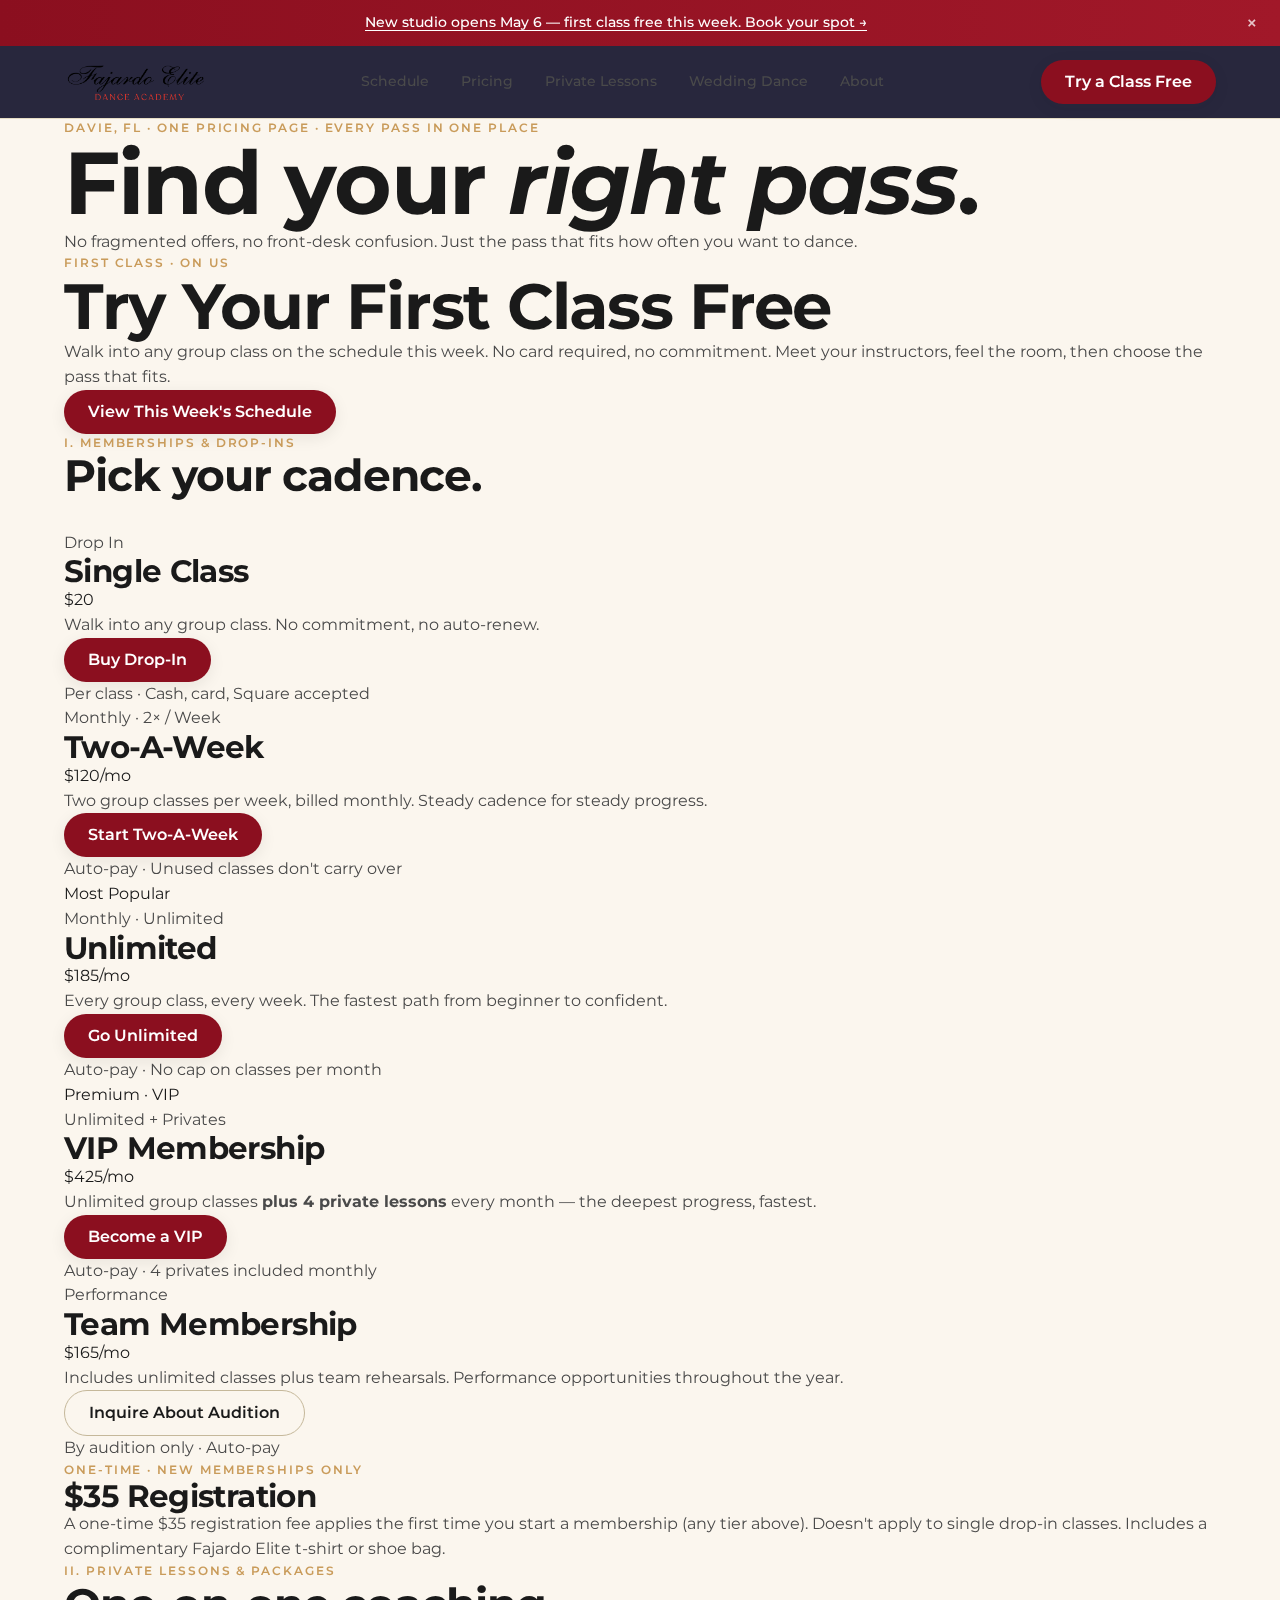
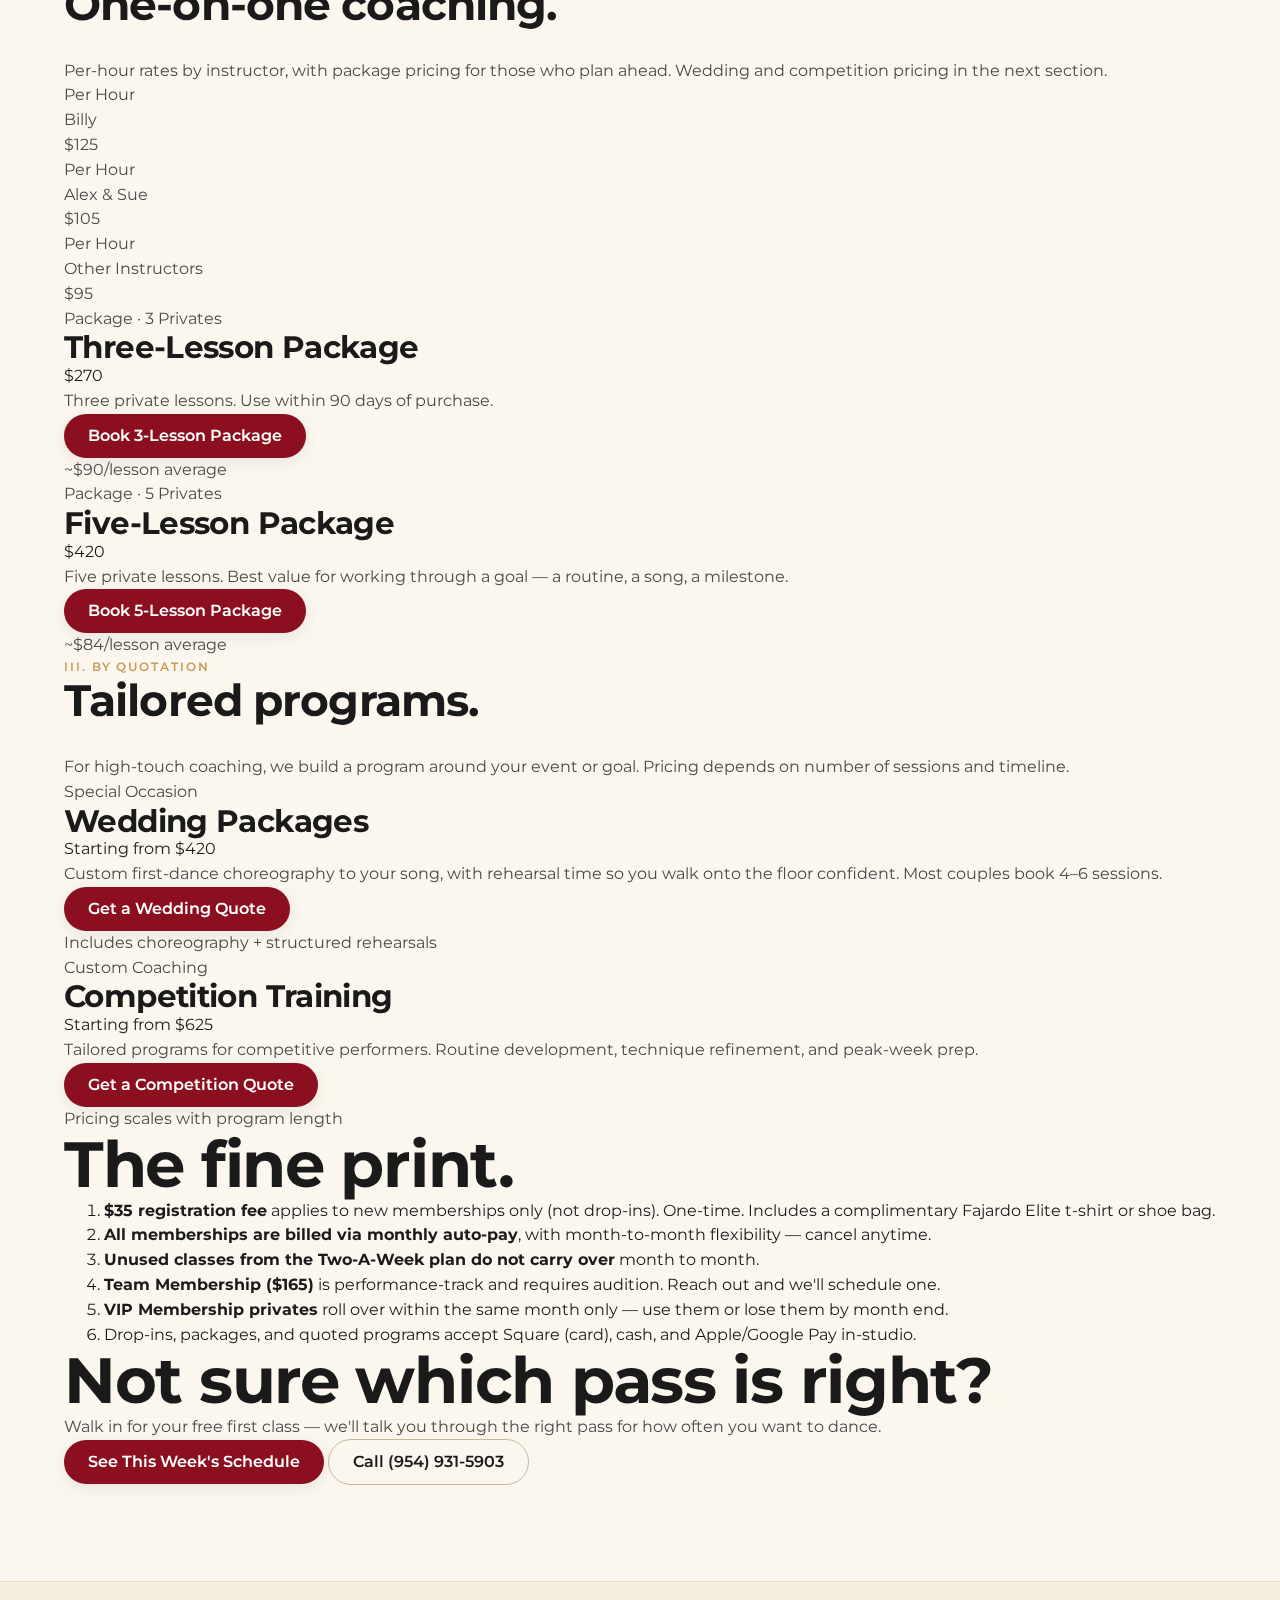
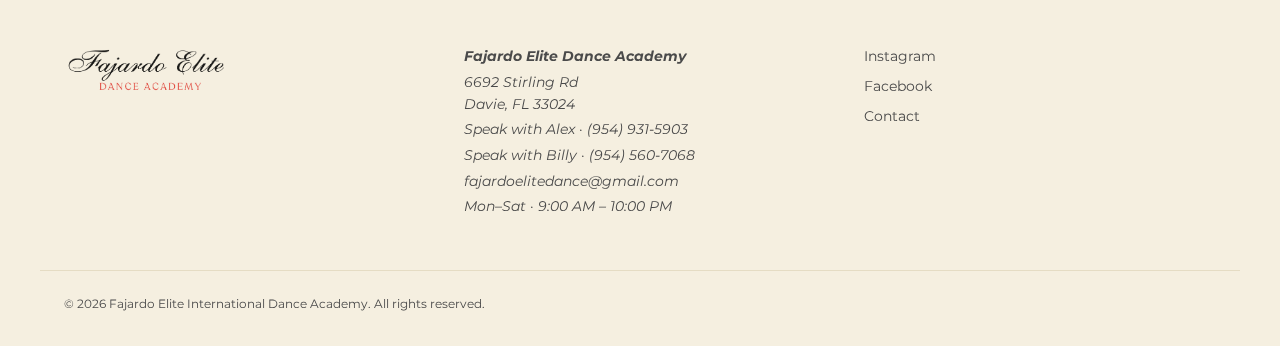
<file: pricing.html>
<!DOCTYPE html>
<html lang="en">
<head>
  <meta charset="utf-8">
  <title>Pricing — Memberships, Privates & Wedding Packages | Fajardo Elite Dance</title>
  <meta name="description" content="One pricing page for every pass at Fajardo Elite Dance Academy in Davie, FL — drop-in, memberships, private lessons, packages, wedding choreography, and competition coaching.">
  <link rel="canonical" href="https://fajardoelite.com/pricing.html">
  <meta name="viewport" content="width=device-width, initial-scale=1">
  <meta name="theme-color" content="#FBF6EE">

  <meta property="og:type" content="website">
  <meta property="og:title" content="Pricing — Fajardo Elite Dance Academy">
  <meta property="og:description" content="Memberships, privates, and wedding packages for ballroom and Latin dance in Davie, FL.">
  <meta property="og:url" content="https://fajardoelite.com/pricing.html">
  <meta property="og:image" content="https://fajardoelite.com/images/home-hero-fajardo-elite-dance-studio.png">

  <link rel="preconnect" href="https://fonts.googleapis.com">
  <link rel="preconnect" href="https://fonts.gstatic.com" crossorigin>
  <link rel="stylesheet" href="https://fonts.googleapis.com/css2?family=Cormorant+Garamond:wght@400;500;600;700&family=Montserrat:wght@400;500;600;700;800&family=Pinyon+Script&display=swap">

  <link rel="stylesheet" href="css/tokens.css">
  <link rel="stylesheet" href="css/styles.css">

  <link rel="shortcut icon" href="images/favicon.png">
  <link rel="apple-touch-icon" href="images/webclip.png">

  <!-- Schema: each pricing tier as an Offer under the DanceSchool -->
  <script type="application/ld+json">
  {
    "@context": "https://schema.org",
    "@graph": [
      { "@type": "Offer", "name": "Single Drop-in Class", "priceCurrency": "USD", "price": "20", "description": "Drop in to any group class. No commitment.", "seller": { "@id": "https://fajardoelite.com/#organization" } },
      { "@type": "Offer", "name": "Two-A-Week Membership", "priceCurrency": "USD", "price": "120", "description": "Monthly membership for two classes per week.", "priceSpecification": { "@type": "UnitPriceSpecification", "price": 120, "priceCurrency": "USD", "unitText": "MONTH", "billingIncrement": 1 }, "seller": { "@id": "https://fajardoelite.com/#organization" } },
      { "@type": "Offer", "name": "Unlimited Membership", "priceCurrency": "USD", "price": "185", "description": "Monthly unlimited group classes.", "priceSpecification": { "@type": "UnitPriceSpecification", "price": 185, "priceCurrency": "USD", "unitText": "MONTH" }, "seller": { "@id": "https://fajardoelite.com/#organization" } },
      { "@type": "Offer", "name": "VIP Membership", "priceCurrency": "USD", "price": "425", "description": "Unlimited group classes plus 4 private lessons each month.", "priceSpecification": { "@type": "UnitPriceSpecification", "price": 425, "priceCurrency": "USD", "unitText": "MONTH" }, "seller": { "@id": "https://fajardoelite.com/#organization" } },
      { "@type": "Offer", "name": "Team Membership", "priceCurrency": "USD", "price": "165", "description": "Performance team membership — by audition only. Includes unlimited classes.", "seller": { "@id": "https://fajardoelite.com/#organization" } },
      { "@type": "Offer", "name": "Three-Lesson Private Package", "priceCurrency": "USD", "price": "270", "description": "Three private lessons.", "seller": { "@id": "https://fajardoelite.com/#organization" } },
      { "@type": "Offer", "name": "Five-Lesson Private Package", "priceCurrency": "USD", "price": "420", "description": "Five private lessons.", "seller": { "@id": "https://fajardoelite.com/#organization" } }
    ]
  }
  </script>

  <script type="application/ld+json">
  {
    "@context": "https://schema.org",
    "@type": "BreadcrumbList",
    "itemListElement": [
      { "@type": "ListItem", "position": 1, "name": "Home", "item": "https://fajardoelite.com/" },
      { "@type": "ListItem", "position": 2, "name": "Pricing", "item": "https://fajardoelite.com/pricing.html" }
    ]
  }
  </script>

  <script async src="https://www.googletagmanager.com/gtag/js?id=G-ZDHCMS8W0L"></script>
  <script>
    window.dataLayer = window.dataLayer || [];
    function gtag(){dataLayer.push(arguments);}
    gtag('js', new Date());
    gtag('config', 'G-ZDHCMS8W0L');
    gtag('config', 'AW-17758890569');
  </script>
</head>
<body>

  <div id="announcement-bar" class="announcement-bar" hidden>
    <a data-announcement-link href="#"><span data-announcement-text></span></a>
    <button data-announcement-dismiss class="announcement-bar__dismiss" aria-label="Dismiss announcement">&times;</button>
  </div>

  <header class="site-header">
    <div class="container site-header__inner">
      <a href="/" class="site-header__logo" aria-label="Fajardo Elite home">
        <img src="images/fajardo-elite-dark-centered.png" alt="Fajardo Elite Dance Academy" width="200" height="48">
      </a>
      <nav class="site-nav" aria-label="Primary">
        <a href="/schedule.html">Schedule</a>
        <a href="/pricing.html" aria-current="page">Pricing</a>
        <a href="/private-lessons.html">Private Lessons</a>
        <a href="/wedding-dance-lessons.html">Wedding Dance</a>
        <a href="/about.html">About</a>
      </nav>
      <a href="/pricing.html#intro" class="btn btn--primary site-header__cta">Try a Class Free</a>
      <button class="nav-toggle" aria-label="Open menu" aria-expanded="false">
        <svg width="22" height="22" viewBox="0 0 24 24" fill="none" stroke="currentColor" stroke-width="2" stroke-linecap="round"><line x1="4" y1="7" x2="20" y2="7"/><line x1="4" y1="12" x2="20" y2="12"/><line x1="4" y1="17" x2="20" y2="17"/></svg>
      </button>
    </div>
  </header>

  <main>

    <section class="page-hero">
      <div class="container">
        <p class="eyebrow">Davie, FL · One pricing page · Every pass in one place</p>
        <h1 class="page-hero__title">Find your <em>right pass</em>.</h1>
        <p class="page-hero__sub">No fragmented offers, no front-desk confusion. Just the pass that fits how often you want to dance.</p>
      </div>
    </section>

    <!-- Intro offer banner -->
    <section id="intro" class="intro-offer">
      <div class="container intro-offer__inner">
        <div>
          <p class="eyebrow">First Class · On Us</p>
          <h2 class="intro-offer__title">Try Your First Class Free</h2>
          <p class="intro-offer__sub">Walk into any group class on the schedule this week. No card required, no commitment. Meet your instructors, feel the room, then choose the pass that fits.</p>
        </div>
        <div class="intro-offer__actions">
          <a href="/schedule.html" class="btn btn--primary">View This Week's Schedule</a>
        </div>
      </div>
    </section>

    <!-- Memberships & drop-in -->
    <section class="pricing-section" aria-labelledby="memberships-title">
      <div class="container">
        <div class="pricing-section__heading">
          <p class="eyebrow">I. Memberships &amp; Drop-Ins</p>
          <h2 id="memberships-title" class="section-title">Pick your cadence.</h2>
        </div>
        <div class="pricing-grid pricing-grid--four">

          <article class="pricing-card">
            <p class="pricing-card__tier">Drop In</p>
            <h3 class="pricing-card__name">Single Class</h3>
            <div class="pricing-card__price"><span class="dollar">$</span>20</div>
            <p class="pricing-card__desc">Walk into any group class. No commitment, no auto-renew.</p>
            <a href="https://squareup.com/appointments/book/fajardoelite" class="btn btn--primary" rel="noopener">Buy Drop-In</a>
            <p class="pricing-card__fineprint">Per class · Cash, card, Square accepted</p>
          </article>

          <article class="pricing-card">
            <p class="pricing-card__tier">Monthly · 2× / Week</p>
            <h3 class="pricing-card__name">Two-A-Week</h3>
            <div class="pricing-card__price"><span class="dollar">$</span>120<span class="per">/mo</span></div>
            <p class="pricing-card__desc">Two group classes per week, billed monthly. Steady cadence for steady progress.</p>
            <a href="https://squareup.com/appointments/book/fajardoelite" class="btn btn--primary" rel="noopener">Start Two-A-Week</a>
            <p class="pricing-card__fineprint">Auto-pay · Unused classes don't carry over</p>
          </article>

          <article class="pricing-card pricing-card--popular">
            <span class="pricing-card__badge">Most Popular</span>
            <p class="pricing-card__tier">Monthly · Unlimited</p>
            <h3 class="pricing-card__name">Unlimited</h3>
            <div class="pricing-card__price"><span class="dollar">$</span>185<span class="per">/mo</span></div>
            <p class="pricing-card__desc">Every group class, every week. The fastest path from beginner to confident.</p>
            <a href="https://squareup.com/appointments/book/fajardoelite" class="btn btn--primary" rel="noopener">Go Unlimited</a>
            <p class="pricing-card__fineprint">Auto-pay · No cap on classes per month</p>
          </article>

          <article class="pricing-card pricing-card--vip">
            <span class="pricing-card__badge pricing-card__badge--gold">Premium · VIP</span>
            <p class="pricing-card__tier">Unlimited + Privates</p>
            <h3 class="pricing-card__name">VIP Membership</h3>
            <div class="pricing-card__price"><span class="dollar">$</span>425<span class="per">/mo</span></div>
            <p class="pricing-card__desc">Unlimited group classes <strong>plus 4 private lessons</strong> every month — the deepest progress, fastest.</p>
            <a href="https://squareup.com/appointments/book/fajardoelite" class="btn btn--primary" rel="noopener">Become a VIP</a>
            <p class="pricing-card__fineprint">Auto-pay · 4 privates included monthly</p>
          </article>

        </div>

        <!-- Team membership (separate row, distinct context) -->
        <div class="pricing-grid pricing-grid--two pricing-grid--secondary">
          <article class="pricing-card pricing-card--accent">
            <p class="pricing-card__tier">Performance</p>
            <h3 class="pricing-card__name">Team Membership</h3>
            <div class="pricing-card__price"><span class="dollar">$</span>165<span class="per">/mo</span></div>
            <p class="pricing-card__desc">Includes unlimited classes plus team rehearsals. Performance opportunities throughout the year.</p>
            <a href="/contact.html" class="btn btn--secondary on-dark">Inquire About Audition</a>
            <p class="pricing-card__fineprint">By audition only · Auto-pay</p>
          </article>

          <aside class="pricing-card pricing-card--note">
            <p class="eyebrow">One-Time · New Memberships Only</p>
            <h3 class="pricing-card__name">$35 Registration</h3>
            <p class="pricing-card__desc">A one-time $35 registration fee applies the first time you start a membership (any tier above). Doesn't apply to single drop-in classes. Includes a complimentary Fajardo Elite t-shirt or shoe bag.</p>
          </aside>
        </div>
      </div>
    </section>

    <!-- Private lessons & packages -->
    <section class="pricing-section pricing-section--alt" aria-labelledby="privates-title">
      <div class="container">
        <div class="pricing-section__heading">
          <p class="eyebrow">II. Private Lessons &amp; Packages</p>
          <h2 id="privates-title" class="section-title">One-on-one coaching.</h2>
          <p class="pricing-section__lede">Per-hour rates by instructor, with package pricing for those who plan ahead. Wedding and competition pricing in the next section.</p>
        </div>

        <div class="instructor-rates">
          <div class="instructor-rate">
            <p class="instructor-rate__label">Per Hour</p>
            <p class="instructor-rate__name">Billy</p>
            <p class="instructor-rate__price"><span class="dollar">$</span>125</p>
          </div>
          <div class="instructor-rate">
            <p class="instructor-rate__label">Per Hour</p>
            <p class="instructor-rate__name">Alex &amp; Sue</p>
            <p class="instructor-rate__price"><span class="dollar">$</span>105</p>
          </div>
          <div class="instructor-rate">
            <p class="instructor-rate__label">Per Hour</p>
            <p class="instructor-rate__name">Other Instructors</p>
            <p class="instructor-rate__price"><span class="dollar">$</span>95</p>
          </div>
        </div>

        <div class="pricing-grid pricing-grid--two">
          <article class="pricing-card">
            <p class="pricing-card__tier">Package · 3 Privates</p>
            <h3 class="pricing-card__name">Three-Lesson Package</h3>
            <div class="pricing-card__price"><span class="dollar">$</span>270</div>
            <p class="pricing-card__desc">Three private lessons. Use within 90 days of purchase.</p>
            <a href="/private-lessons.html" class="btn btn--primary">Book 3-Lesson Package</a>
            <p class="pricing-card__fineprint">~$90/lesson average</p>
          </article>

          <article class="pricing-card">
            <p class="pricing-card__tier">Package · 5 Privates</p>
            <h3 class="pricing-card__name">Five-Lesson Package</h3>
            <div class="pricing-card__price"><span class="dollar">$</span>420</div>
            <p class="pricing-card__desc">Five private lessons. Best value for working through a goal — a routine, a song, a milestone.</p>
            <a href="/private-lessons.html" class="btn btn--primary">Book 5-Lesson Package</a>
            <p class="pricing-card__fineprint">~$84/lesson average</p>
          </article>
        </div>
      </div>
    </section>

    <!-- By quotation -->
    <section class="pricing-section" aria-labelledby="quote-title">
      <div class="container">
        <div class="pricing-section__heading">
          <p class="eyebrow">III. By Quotation</p>
          <h2 id="quote-title" class="section-title">Tailored programs.</h2>
          <p class="pricing-section__lede">For high-touch coaching, we build a program around your event or goal. Pricing depends on number of sessions and timeline.</p>
        </div>

        <div class="pricing-grid pricing-grid--two">
          <article class="pricing-card pricing-card--quote">
            <p class="pricing-card__tier">Special Occasion</p>
            <h3 class="pricing-card__name">Wedding Packages</h3>
            <div class="pricing-card__price pricing-card__price--from"><span class="from">Starting from</span> <span class="dollar">$</span>420</div>
            <p class="pricing-card__desc">Custom first-dance choreography to your song, with rehearsal time so you walk onto the floor confident. Most couples book 4–6 sessions.</p>
            <a href="/wedding-dance-lessons.html" class="btn btn--primary">Get a Wedding Quote</a>
            <p class="pricing-card__fineprint">Includes choreography + structured rehearsals</p>
          </article>

          <article class="pricing-card pricing-card--quote">
            <p class="pricing-card__tier">Custom Coaching</p>
            <h3 class="pricing-card__name">Competition Training</h3>
            <div class="pricing-card__price pricing-card__price--from"><span class="from">Starting from</span> <span class="dollar">$</span>625</div>
            <p class="pricing-card__desc">Tailored programs for competitive performers. Routine development, technique refinement, and peak-week prep.</p>
            <a href="/contact.html" class="btn btn--primary">Get a Competition Quote</a>
            <p class="pricing-card__fineprint">Pricing scales with program length</p>
          </article>
        </div>
      </div>
    </section>

    <!-- Footnotes -->
    <section class="pricing-footnotes">
      <div class="container">
        <h2 class="footnote-title">The fine print.</h2>
        <ol class="footnote-list">
          <li><strong>$35 registration fee</strong> applies to new memberships only (not drop-ins). One-time. Includes a complimentary Fajardo Elite t-shirt or shoe bag.</li>
          <li><strong>All memberships are billed via monthly auto-pay</strong>, with month-to-month flexibility — cancel anytime.</li>
          <li><strong>Unused classes from the Two-A-Week plan do not carry over</strong> month to month.</li>
          <li><strong>Team Membership ($165)</strong> is performance-track and requires audition. Reach out and we'll schedule one.</li>
          <li><strong>VIP Membership privates</strong> roll over within the same month only — use them or lose them by month end.</li>
          <li>Drop-ins, packages, and quoted programs accept Square (card), cash, and Apple/Google Pay in-studio.</li>
        </ol>
      </div>
    </section>

    <section class="cta-band">
      <div class="container cta-band__inner">
        <div>
          <h2>Not sure which pass is right?</h2>
          <p>Walk in for your free first class — we'll talk you through the right pass for how often you want to dance.</p>
        </div>
        <div class="cta-band__actions">
          <a href="/schedule.html" class="btn btn--primary">See This Week's Schedule</a>
          <a href="tel:+19549315903" class="btn btn--secondary">Call (954) 931-5903</a>
        </div>
      </div>
    </section>

  </main>

  <footer class="site-footer">
    <div class="container site-footer__inner">
      <div class="site-footer__brand">
        <img src="images/fajardo-elite-dark-centered.png" alt="Fajardo Elite Dance Academy" width="200" height="48">
      </div>
      <address class="site-footer__nap">
        <p><strong>Fajardo Elite Dance Academy</strong></p>
        <p>6692 Stirling Rd<br>Davie, FL 33024</p>
        <p>Speak with Alex · <a href="tel:+19549315903">(954) 931-5903</a></p>
        <p>Speak with Billy · <a href="tel:+19545607068">(954) 560-7068</a></p>
        <p><a href="mailto:fajardoelitedance@gmail.com">fajardoelitedance@gmail.com</a></p>
        <p>Mon–Sat · 9:00 AM – 10:00 PM</p>
      </address>
      <nav class="site-footer__social" aria-label="Social">
        <a href="https://www.instagram.com/fajardoelitedanceacademy" rel="noopener" target="_blank">Instagram</a>
        <a href="https://www.facebook.com/EliteIntDance" rel="noopener" target="_blank">Facebook</a>
        <a href="/contact.html">Contact</a>
      </nav>
    </div>
    <div class="container site-footer__legal">
      <p>&copy; 2026 Fajardo Elite International Dance Academy. All rights reserved.</p>
    </div>
  </footer>

  <script src="js/main.js" defer></script>
</body>
</html>
</file>
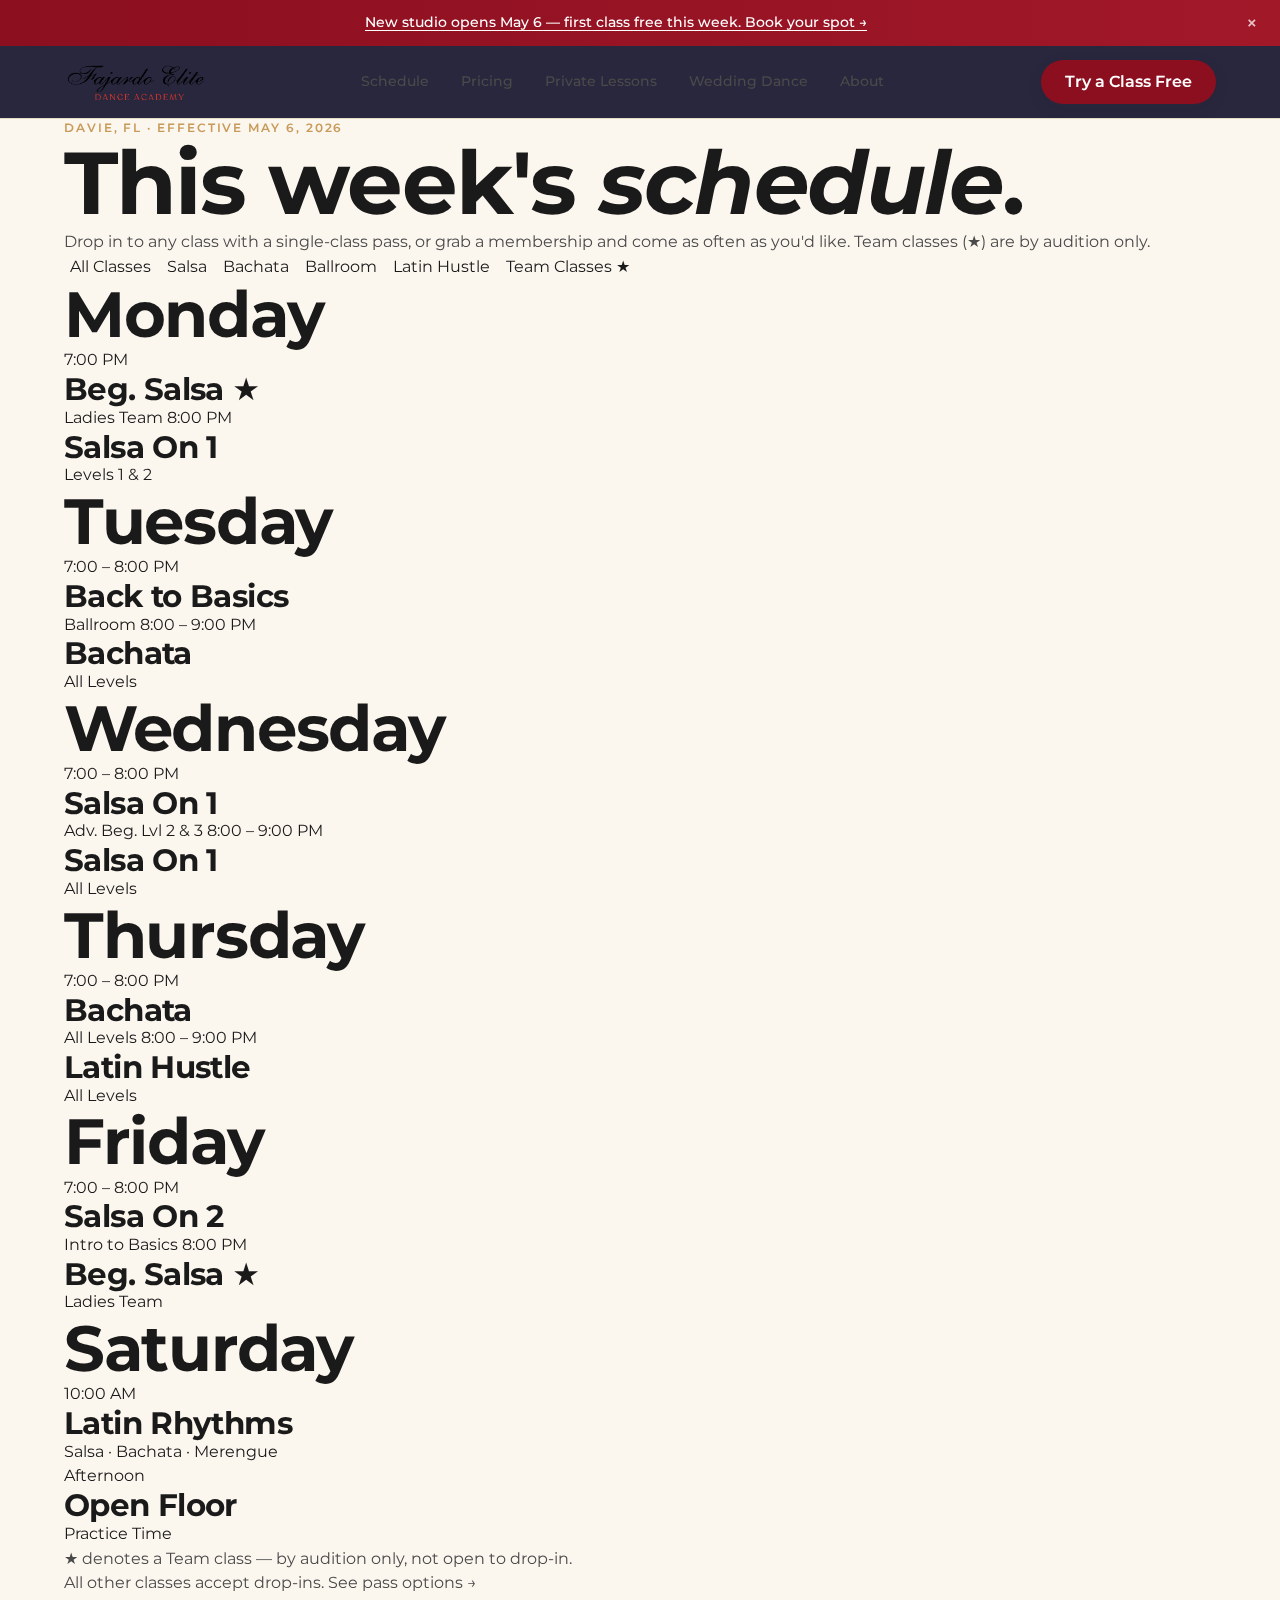
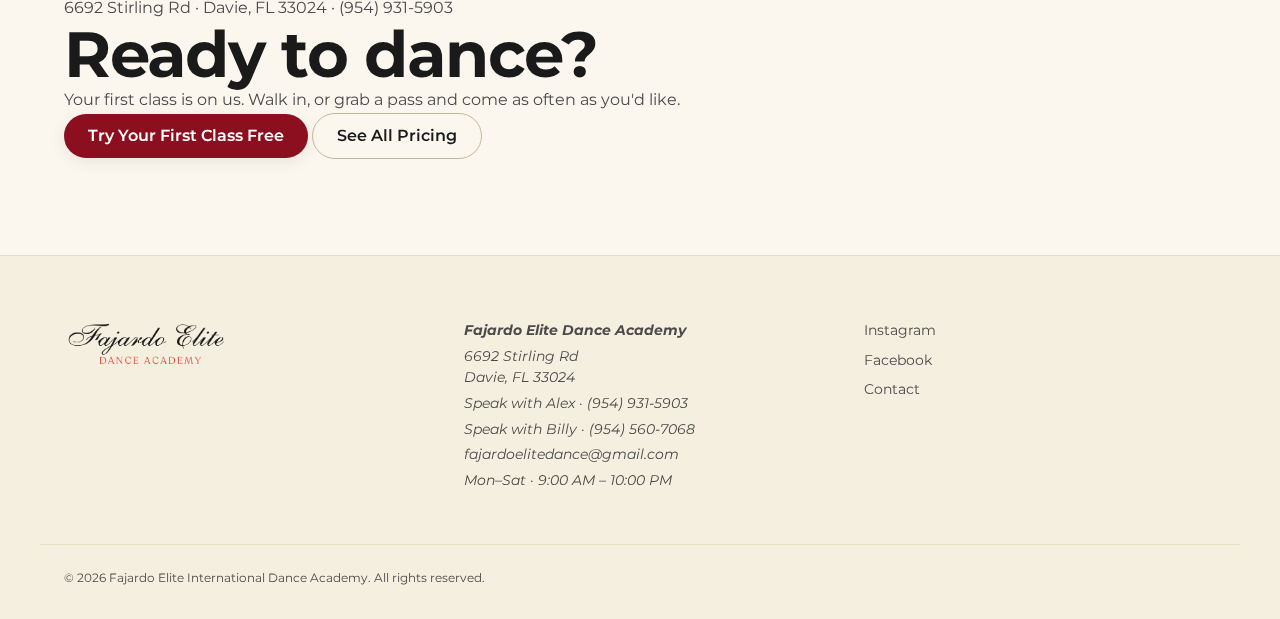
<file: schedule.html>
<!DOCTYPE html>
<html lang="en">
<head>
  <meta charset="utf-8">
  <title>Class Schedule — Fajardo Elite Dance Academy in Davie, FL</title>
  <meta name="description" content="Weekly class schedule for Salsa, Bachata, Ballroom, and Latin Hustle at Fajardo Elite Dance Academy in Davie, FL. Drop in or book a pass.">
  <link rel="canonical" href="https://fajardoelite.com/schedule.html">
  <meta name="viewport" content="width=device-width, initial-scale=1">
  <meta name="theme-color" content="#FBF6EE">

  <meta property="og:type" content="website">
  <meta property="og:title" content="Class Schedule — Fajardo Elite Dance Academy">
  <meta property="og:description" content="Weekly Salsa, Bachata, Ballroom, and Latin Hustle classes in Davie, FL.">
  <meta property="og:url" content="https://fajardoelite.com/schedule.html">
  <meta property="og:image" content="https://fajardoelite.com/images/home-hero-fajardo-elite-dance-studio.png">

  <link rel="preconnect" href="https://fonts.googleapis.com">
  <link rel="preconnect" href="https://fonts.gstatic.com" crossorigin>
  <link rel="stylesheet" href="https://fonts.googleapis.com/css2?family=Cormorant+Garamond:wght@400;500;600;700&family=Montserrat:wght@400;500;600;700;800&family=Pinyon+Script&display=swap">

  <link rel="stylesheet" href="css/tokens.css">
  <link rel="stylesheet" href="css/styles.css">

  <link rel="shortcut icon" href="images/favicon.png">
  <link rel="apple-touch-icon" href="images/webclip.png">

  <!-- Schema: each class as a Course with weekly recurrence -->
  <script type="application/ld+json">
  {
    "@context": "https://schema.org",
    "@graph": [
      { "@type": "Course", "name": "Beg. Salsa (Ladies Team)", "courseCode": "salsa-ladies-team", "description": "Beginner salsa Ladies Team class — by audition only.", "provider": { "@id": "https://fajardoelite.com/#organization" }, "hasCourseInstance": { "@type": "CourseInstance", "courseMode": "onsite", "courseSchedule": { "@type": "Schedule", "byDay": ["Monday", "Friday"], "startTime": "19:00", "endTime": "20:00", "repeatFrequency": "P1W" } } },
      { "@type": "Course", "name": "Salsa On 1", "courseCode": "salsa-on-1", "description": "Salsa On 1 patterns from beginner to advanced beginner levels.", "provider": { "@id": "https://fajardoelite.com/#organization" }, "hasCourseInstance": { "@type": "CourseInstance", "courseMode": "onsite", "courseSchedule": { "@type": "Schedule", "byDay": ["Monday", "Wednesday"], "startTime": "20:00", "endTime": "21:00", "repeatFrequency": "P1W" } } },
      { "@type": "Course", "name": "Back to Basics — Ballroom", "courseCode": "ballroom-back-to-basics", "description": "Foundational ballroom technique class.", "provider": { "@id": "https://fajardoelite.com/#organization" }, "hasCourseInstance": { "@type": "CourseInstance", "courseMode": "onsite", "courseSchedule": { "@type": "Schedule", "byDay": "Tuesday", "startTime": "19:00", "endTime": "20:00", "repeatFrequency": "P1W" } } },
      { "@type": "Course", "name": "Bachata", "courseCode": "bachata", "description": "Sensual and traditional bachata — all levels welcome.", "provider": { "@id": "https://fajardoelite.com/#organization" }, "hasCourseInstance": { "@type": "CourseInstance", "courseMode": "onsite", "courseSchedule": { "@type": "Schedule", "byDay": ["Tuesday", "Thursday"], "startTime": "20:00", "endTime": "21:00", "repeatFrequency": "P1W" } } },
      { "@type": "Course", "name": "Latin Hustle", "courseCode": "latin-hustle", "description": "South Florida's signature Latin Hustle, all levels.", "provider": { "@id": "https://fajardoelite.com/#organization" }, "hasCourseInstance": { "@type": "CourseInstance", "courseMode": "onsite", "courseSchedule": { "@type": "Schedule", "byDay": "Thursday", "startTime": "20:00", "endTime": "21:00", "repeatFrequency": "P1W" } } },
      { "@type": "Course", "name": "Salsa On 2 — Intro to Basics", "courseCode": "salsa-on-2-intro", "description": "Introduction to Salsa On 2 patterns and timing.", "provider": { "@id": "https://fajardoelite.com/#organization" }, "hasCourseInstance": { "@type": "CourseInstance", "courseMode": "onsite", "courseSchedule": { "@type": "Schedule", "byDay": "Friday", "startTime": "19:00", "endTime": "20:00", "repeatFrequency": "P1W" } } },
      { "@type": "Course", "name": "Latin Rhythms — Salsa, Bachata, Merengue", "courseCode": "latin-rhythms", "description": "Saturday morning multi-style Latin class covering Salsa, Bachata, and Merengue.", "provider": { "@id": "https://fajardoelite.com/#organization" }, "hasCourseInstance": { "@type": "CourseInstance", "courseMode": "onsite", "courseSchedule": { "@type": "Schedule", "byDay": "Saturday", "startTime": "10:00", "endTime": "11:00", "repeatFrequency": "P1W" } } }
    ]
  }
  </script>

  <!-- Breadcrumb -->
  <script type="application/ld+json">
  {
    "@context": "https://schema.org",
    "@type": "BreadcrumbList",
    "itemListElement": [
      { "@type": "ListItem", "position": 1, "name": "Home", "item": "https://fajardoelite.com/" },
      { "@type": "ListItem", "position": 2, "name": "Schedule", "item": "https://fajardoelite.com/schedule.html" }
    ]
  }
  </script>

  <script async src="https://www.googletagmanager.com/gtag/js?id=G-ZDHCMS8W0L"></script>
  <script>
    window.dataLayer = window.dataLayer || [];
    function gtag(){dataLayer.push(arguments);}
    gtag('js', new Date());
    gtag('config', 'G-ZDHCMS8W0L');
    gtag('config', 'AW-17758890569');
  </script>
</head>
<body>

  <div id="announcement-bar" class="announcement-bar" hidden>
    <a data-announcement-link href="#"><span data-announcement-text></span></a>
    <button data-announcement-dismiss class="announcement-bar__dismiss" aria-label="Dismiss announcement">&times;</button>
  </div>

  <header class="site-header">
    <div class="container site-header__inner">
      <a href="/" class="site-header__logo" aria-label="Fajardo Elite home">
        <img src="images/fajardo-elite-dark-centered.png" alt="Fajardo Elite Dance Academy" width="200" height="48">
      </a>
      <nav class="site-nav" aria-label="Primary">
        <a href="/schedule.html" aria-current="page">Schedule</a>
        <a href="/pricing.html">Pricing</a>
        <a href="/private-lessons.html">Private Lessons</a>
        <a href="/wedding-dance-lessons.html">Wedding Dance</a>
        <a href="/about.html">About</a>
      </nav>
      <a href="/pricing.html#intro" class="btn btn--primary site-header__cta">Try a Class Free</a>
      <button class="nav-toggle" aria-label="Open menu" aria-expanded="false">
        <svg width="22" height="22" viewBox="0 0 24 24" fill="none" stroke="currentColor" stroke-width="2" stroke-linecap="round"><line x1="4" y1="7" x2="20" y2="7"/><line x1="4" y1="12" x2="20" y2="12"/><line x1="4" y1="17" x2="20" y2="17"/></svg>
      </button>
    </div>
  </header>

  <main>

    <section class="page-hero">
      <div class="container">
        <p class="eyebrow">Davie, FL · Effective May 6, 2026</p>
        <h1 class="page-hero__title">This week's <em>schedule</em>.</h1>
        <p class="page-hero__sub">Drop in to any class with a single-class pass, or grab a membership and come as often as you'd like. Team classes (★) are by audition only.</p>
      </div>
    </section>

    <section class="schedule-controls">
      <div class="container">
        <div class="filter-pills" role="tablist" aria-label="Filter classes by style">
          <button class="filter-pill is-active" data-filter="all" role="tab" aria-selected="true">All Classes</button>
          <button class="filter-pill" data-filter="salsa" role="tab">Salsa</button>
          <button class="filter-pill" data-filter="bachata" role="tab">Bachata</button>
          <button class="filter-pill" data-filter="ballroom" role="tab">Ballroom</button>
          <button class="filter-pill" data-filter="hustle" role="tab">Latin Hustle</button>
          <button class="filter-pill" data-filter="team" role="tab">Team Classes ★</button>
        </div>
      </div>
    </section>

    <section class="schedule" data-active-filter="all">
      <div class="container">
        <div class="schedule-grid">

          <div class="day-column" data-day="monday">
            <h2 class="day-header">Monday</h2>
            <a href="/salsa-classes-broward" class="class-card" data-style="salsa" data-team="true">
              <span class="class-time">7:00 PM</span>
              <h3 class="class-name">Beg. Salsa <span class="team-mark" aria-label="Team class">★</span></h3>
              <span class="class-level">Ladies Team</span>
            </a>
            <a href="/salsa-classes-broward" class="class-card" data-style="salsa">
              <span class="class-time">8:00 PM</span>
              <h3 class="class-name">Salsa On 1</h3>
              <span class="class-level">Levels 1 &amp; 2</span>
            </a>
          </div>

          <div class="day-column" data-day="tuesday">
            <h2 class="day-header day-header--alt">Tuesday</h2>
            <a href="/ballroom-dance-classes-davie" class="class-card" data-style="ballroom">
              <span class="class-time">7:00 – 8:00 PM</span>
              <h3 class="class-name">Back to Basics</h3>
              <span class="class-level">Ballroom</span>
            </a>
            <a href="/bachata-classes-davie" class="class-card" data-style="bachata">
              <span class="class-time">8:00 – 9:00 PM</span>
              <h3 class="class-name">Bachata</h3>
              <span class="class-level">All Levels</span>
            </a>
          </div>

          <div class="day-column" data-day="wednesday">
            <h2 class="day-header">Wednesday</h2>
            <a href="/salsa-classes-broward" class="class-card" data-style="salsa">
              <span class="class-time">7:00 – 8:00 PM</span>
              <h3 class="class-name">Salsa On 1</h3>
              <span class="class-level">Adv. Beg. Lvl 2 &amp; 3</span>
            </a>
            <a href="/salsa-classes-broward" class="class-card" data-style="salsa">
              <span class="class-time">8:00 – 9:00 PM</span>
              <h3 class="class-name">Salsa On 1</h3>
              <span class="class-level">All Levels</span>
            </a>
          </div>

          <div class="day-column" data-day="thursday">
            <h2 class="day-header day-header--alt">Thursday</h2>
            <a href="/bachata-classes-davie" class="class-card" data-style="bachata">
              <span class="class-time">7:00 – 8:00 PM</span>
              <h3 class="class-name">Bachata</h3>
              <span class="class-level">All Levels</span>
            </a>
            <a href="/schedule.html" class="class-card" data-style="hustle">
              <span class="class-time">8:00 – 9:00 PM</span>
              <h3 class="class-name">Latin Hustle</h3>
              <span class="class-level">All Levels</span>
            </a>
          </div>

          <div class="day-column" data-day="friday">
            <h2 class="day-header">Friday</h2>
            <a href="/salsa-classes-broward" class="class-card" data-style="salsa">
              <span class="class-time">7:00 – 8:00 PM</span>
              <h3 class="class-name">Salsa On 2</h3>
              <span class="class-level">Intro to Basics</span>
            </a>
            <a href="/salsa-classes-broward" class="class-card" data-style="salsa" data-team="true">
              <span class="class-time">8:00 PM</span>
              <h3 class="class-name">Beg. Salsa <span class="team-mark" aria-label="Team class">★</span></h3>
              <span class="class-level">Ladies Team</span>
            </a>
          </div>

          <div class="day-column" data-day="saturday">
            <h2 class="day-header day-header--alt">Saturday</h2>
            <a href="/schedule.html" class="class-card" data-style="latin">
              <span class="class-time">10:00 AM</span>
              <h3 class="class-name">Latin Rhythms</h3>
              <span class="class-level">Salsa · Bachata · Merengue</span>
            </a>
            <div class="class-card class-card--ghost" data-style="practice">
              <span class="class-time">Afternoon</span>
              <h3 class="class-name">Open Floor</h3>
              <span class="class-level">Practice Time</span>
            </div>
          </div>

        </div>

        <aside class="schedule-legend">
          <p><span class="team-mark">★</span> denotes a Team class — by audition only, not open to drop-in.</p>
          <p>All other classes accept drop-ins. <a href="/pricing.html">See pass options &rarr;</a></p>
          <p class="schedule-legend__addr">6692 Stirling Rd · Davie, FL 33024 · <a href="tel:+19549315903">(954) 931-5903</a></p>
        </aside>
      </div>
    </section>

    <section class="cta-band">
      <div class="container cta-band__inner">
        <div>
          <h2>Ready to dance?</h2>
          <p>Your first class is on us. Walk in, or grab a pass and come as often as you'd like.</p>
        </div>
        <div class="cta-band__actions">
          <a href="/pricing.html#intro" class="btn btn--primary">Try Your First Class Free</a>
          <a href="/pricing.html" class="btn btn--secondary">See All Pricing</a>
        </div>
      </div>
    </section>

  </main>

  <footer class="site-footer">
    <div class="container site-footer__inner">
      <div class="site-footer__brand">
        <img src="images/fajardo-elite-dark-centered.png" alt="Fajardo Elite Dance Academy" width="200" height="48">
      </div>
      <address class="site-footer__nap">
        <p><strong>Fajardo Elite Dance Academy</strong></p>
        <p>6692 Stirling Rd<br>Davie, FL 33024</p>
        <p>Speak with Alex · <a href="tel:+19549315903">(954) 931-5903</a></p>
        <p>Speak with Billy · <a href="tel:+19545607068">(954) 560-7068</a></p>
        <p><a href="mailto:fajardoelitedance@gmail.com">fajardoelitedance@gmail.com</a></p>
        <p>Mon–Sat · 9:00 AM – 10:00 PM</p>
      </address>
      <nav class="site-footer__social" aria-label="Social">
        <a href="https://www.instagram.com/fajardoelitedanceacademy" rel="noopener" target="_blank">Instagram</a>
        <a href="https://www.facebook.com/EliteIntDance" rel="noopener" target="_blank">Facebook</a>
        <a href="/contact.html">Contact</a>
      </nav>
    </div>
    <div class="container site-footer__legal">
      <p>&copy; 2026 Fajardo Elite International Dance Academy. All rights reserved.</p>
    </div>
  </footer>

  <script src="js/main.js" defer></script>
  <script src="js/schedule.js" defer></script>
</body>
</html>
</file>
<file: css/tokens.css>
/* Fajardo Elite — Design Tokens
   Burgundy / Gold / Cream palette derived from the 2026
   Class, Team & Pricing Guide. Indigo variant preserved
   in tokens.indigo.css for reference. */

:root {
  /* ----- Brand palette ----- */
  --color-accent: #8B0F1F;          /* deep burgundy — primary brand */
  --color-accent-hover: #A11829;    /* lighter burgundy on hover */
  --color-accent-deep: #6E0C19;     /* darker burgundy for pressed/active */
  --color-gold: #C99B5A;            /* warm gold accent */
  --color-gold-deep: #A57E3F;       /* darker gold for hover/contrast */
  --color-accent-pale: var(--color-gold); /* legacy alias for components written against the indigo palette */

  /* ----- Surface palette (light theme) ----- */
  --color-bg: #FBF6EE;              /* cream page background */
  --color-bg-elev: #F5EFE0;         /* slightly warmer cream for alt sections */
  --color-surface: #FFFFFF;         /* card surface */
  --color-surface-warm: #FFFCF5;    /* card surface with warmth */
  --color-surface-dark: #1F1F1F;    /* charcoal — premium tier cards */
  --color-surface-dark-elev: #2B2B2B;

  /* ----- Text ----- */
  --color-text: #1A1A1A;            /* near-black body */
  --color-text-muted: #4A4A4A;      /* secondary text */
  --color-text-subtle: #7A7A7A;     /* tertiary / metadata */
  --color-text-on-dark: #FBF6EE;    /* cream text on dark surfaces */
  --color-text-on-accent: #FBF6EE;  /* cream text on burgundy */

  /* ----- Borders ----- */
  --color-border: #E5DCC4;          /* parchment border on cream */
  --color-border-strong: #C5B89A;   /* heavier parchment */
  --color-border-dark: #3A3A3A;     /* border on dark surfaces */

  /* ----- Typography ----- */
  --font-body: 'Montserrat', system-ui, -apple-system, 'Segoe UI', Roboto, sans-serif;
  --font-heading: 'Montserrat', system-ui, sans-serif;
  --font-display: 'Cormorant Garamond', 'Playfair Display', Georgia, serif;
  --font-script: 'Pinyon Script', 'Brush Script MT', cursive;

  /* ----- Type scale (fluid) ----- */
  --text-xs: 0.75rem;
  --text-sm: 0.875rem;
  --text-base: 1rem;
  --text-lg: 1.125rem;
  --text-xl: clamp(1.25rem, 1.1rem + 0.5vw, 1.5rem);
  --text-2xl: clamp(1.5rem, 1.3rem + 0.8vw, 2rem);
  --text-3xl: clamp(2rem, 1.6rem + 1.5vw, 2.75rem);
  --text-4xl: clamp(2.5rem, 1.8rem + 3vw, 4rem);
  --text-5xl: clamp(3rem, 2rem + 5vw, 5.5rem);

  /* Display sizes for prices, large numerics */
  --text-price: clamp(2.5rem, 1.5rem + 4vw, 4rem);

  /* ----- Line heights ----- */
  --lh-tight: 1.05;
  --lh-snug: 1.25;
  --lh-base: 1.55;
  --lh-relaxed: 1.7;

  /* ----- Spacing ----- */
  --space-1: 0.25rem;
  --space-2: 0.5rem;
  --space-3: 0.75rem;
  --space-4: 1rem;
  --space-5: 1.5rem;
  --space-6: 2rem;
  --space-8: 3rem;
  --space-10: 4rem;
  --space-12: 6rem;
  --space-16: 8rem;

  /* ----- Radii ----- */
  --radius-sm: 4px;
  --radius-md: 8px;
  --radius-lg: 16px;
  --radius-xl: 24px;
  --radius-pill: 999px;

  /* ----- Shadows (softer, suited to cream bg) ----- */
  --shadow-sm: 0 1px 2px rgba(31, 31, 31, 0.06);
  --shadow-md: 0 4px 16px rgba(31, 31, 31, 0.08);
  --shadow-lg: 0 16px 48px rgba(31, 31, 31, 0.12);
  --shadow-glow: 0 0 32px rgba(139, 15, 31, 0.18);

  /* ----- Layout ----- */
  --container-max: 1200px;
  --container-padding: 1.5rem;
  --header-height: 72px;

  /* ----- Motion ----- */
  --ease-out: cubic-bezier(0.2, 0.8, 0.2, 1);
  --duration-fast: 150ms;
  --duration-base: 250ms;
  --duration-slow: 400ms;
}
</file>
<file: css/styles.css>
/* Fajardo Elite — Site Styles
   Hand-crafted, mobile-first. Uses tokens.css. */

/* ---------- Reset ---------- */
*, *::before, *::after { box-sizing: border-box; }
html { scroll-behavior: smooth; -webkit-text-size-adjust: 100%; }
body, h1, h2, h3, h4, p, ul, ol, figure, blockquote { margin: 0; }
img, picture, svg, video { display: block; max-width: 100%; height: auto; }
button { font: inherit; cursor: pointer; background: none; border: none; color: inherit; }
a { color: inherit; text-decoration: none; }
ul { list-style: none; padding: 0; }

/* ---------- Base ---------- */
body {
  font-family: var(--font-body);
  font-size: var(--text-base);
  line-height: var(--lh-base);
  color: var(--color-text);
  background: var(--color-bg);
  -webkit-font-smoothing: antialiased;
  text-rendering: optimizeLegibility;
}

h1, h2, h3, h4 {
  font-family: var(--font-heading);
  font-weight: 700;
  line-height: var(--lh-tight);
  letter-spacing: -0.02em;
}

h1 { font-size: var(--text-5xl); }
h2 { font-size: var(--text-4xl); }
h3 { font-size: var(--text-2xl); }

p { color: var(--color-text-muted); line-height: var(--lh-base); }

a:hover { color: var(--color-accent-pale); }

::selection { background: var(--color-accent); color: #fff; }

/* ---------- Layout primitives ---------- */
.container {
  width: 100%;
  max-width: var(--container-max);
  margin-inline: auto;
  padding-inline: var(--container-padding);
}

.eyebrow {
  font-size: var(--text-xs);
  font-weight: 600;
  letter-spacing: 0.16em;
  text-transform: uppercase;
  color: var(--color-accent-pale);
}

.section-title {
  font-size: var(--text-3xl);
  margin-bottom: var(--space-6);
}

/* ---------- Buttons ---------- */
.btn {
  display: inline-flex;
  align-items: center;
  justify-content: center;
  gap: var(--space-2);
  padding: 0.875rem 1.5rem;
  font-size: var(--text-base);
  font-weight: 600;
  line-height: 1;
  border-radius: var(--radius-pill);
  transition: transform var(--duration-fast) var(--ease-out),
              background-color var(--duration-fast) var(--ease-out),
              box-shadow var(--duration-fast) var(--ease-out);
  white-space: nowrap;
}

.btn:hover { transform: translateY(-1px); color: inherit; }
.btn:active { transform: translateY(0); }

.btn--primary {
  background: var(--color-accent);
  color: #fff;
  box-shadow: var(--shadow-md);
}
.btn--primary:hover { background: var(--color-accent-hover); box-shadow: var(--shadow-lg), var(--shadow-glow); color: #fff; }

.btn--secondary {
  background: transparent;
  color: var(--color-text);
  border: 1px solid var(--color-border-strong);
}
.btn--secondary:hover { border-color: var(--color-accent-pale); color: var(--color-accent-pale); }

/* ---------- Announcement bar ---------- */
.announcement-bar {
  position: relative;
  display: flex;
  align-items: center;
  justify-content: center;
  gap: var(--space-3);
  padding: var(--space-3) var(--space-10) var(--space-3) var(--space-4);
  background: linear-gradient(90deg, var(--color-accent) 0%, var(--color-accent-hover) 100%);
  color: #fff;
  font-size: var(--text-sm);
  font-weight: 500;
  text-align: center;
  z-index: 50;
}
.announcement-bar a {
  color: #fff;
  text-decoration: underline;
  text-underline-offset: 3px;
}
.announcement-bar__dismiss {
  position: absolute;
  right: var(--space-3);
  top: 50%;
  transform: translateY(-50%);
  width: 32px;
  height: 32px;
  border-radius: var(--radius-pill);
  display: inline-flex;
  align-items: center;
  justify-content: center;
  font-size: 1.25rem;
  line-height: 1;
  color: #fff;
  opacity: 0.75;
  transition: opacity var(--duration-fast);
}
.announcement-bar__dismiss:hover { opacity: 1; background: rgba(255,255,255,0.1); }

/* ---------- Header ---------- */
.site-header {
  position: sticky;
  top: 0;
  z-index: 40;
  background: rgba(2, 2, 30, 0.85);
  backdrop-filter: saturate(140%) blur(12px);
  -webkit-backdrop-filter: saturate(140%) blur(12px);
  border-bottom: 1px solid var(--color-border);
}
.site-header__inner {
  display: flex;
  align-items: center;
  justify-content: space-between;
  gap: var(--space-4);
  min-height: var(--header-height);
}
.site-header__logo img { height: 40px; width: auto; }

.site-nav {
  display: none;
  gap: var(--space-6);
  font-size: var(--text-sm);
  font-weight: 500;
}
.site-nav a { color: var(--color-text-muted); transition: color var(--duration-fast); }
.site-nav a:hover { color: var(--color-text); }

.site-header__cta { display: none; }

@media (min-width: 900px) {
  .site-nav { display: flex; }
  .site-header__cta { display: inline-flex; }
}

/* Mobile nav toggle (basic — full menu is Phase 2 detail) */
.nav-toggle {
  display: inline-flex;
  align-items: center;
  justify-content: center;
  width: 44px;
  height: 44px;
  color: var(--color-text);
}
@media (min-width: 900px) { .nav-toggle { display: none; } }

/* ---------- Hero ---------- */
.hero {
  position: relative;
  padding: var(--space-10) 0;
  background:
    radial-gradient(1200px 600px at 80% 0%, rgba(136, 123, 253, 0.18), transparent 60%),
    radial-gradient(900px 500px at 0% 100%, rgba(55, 39, 200, 0.20), transparent 60%),
    var(--color-bg);
  overflow: hidden;
}
.hero__inner {
  display: grid;
  gap: var(--space-8);
  grid-template-columns: 1fr;
  align-items: center;
}
@media (min-width: 900px) {
  .hero {
    padding: var(--space-12) 0;
  }
  .hero__inner {
    grid-template-columns: minmax(0, 1.15fr) minmax(0, 1fr);
    gap: var(--space-10);
  }
}

.hero__text { min-width: 0; }

.hero__headline {
  font-size: var(--text-5xl);
  margin-top: var(--space-3);
  margin-bottom: var(--space-5);
}
.hero__headline em {
  font-family: var(--font-script);
  font-style: normal;
  font-weight: 400;
  letter-spacing: 0;
  color: var(--color-accent-pale);
  white-space: nowrap;
}
.hero__sub {
  font-size: var(--text-lg);
  color: var(--color-text-muted);
  max-width: 60ch;
  margin-bottom: var(--space-8);
}
.hero__ctas {
  display: flex;
  flex-wrap: wrap;
  gap: var(--space-3);
  margin-bottom: var(--space-8);
}
.hero__proof {
  display: flex;
  flex-wrap: wrap;
  align-items: center;
  gap: var(--space-5);
  padding-top: var(--space-6);
  border-top: 1px solid var(--color-border);
  max-width: 600px;
}
.hero__proof img { height: 64px; width: auto; }
.hero__proof p { font-size: var(--text-sm); color: var(--color-text-subtle); margin: 0; flex: 1; min-width: 200px; }

/* Hero media — sits to the right of text on desktop, hidden on mobile to keep above-fold tight */
.hero__media {
  display: none;
  position: relative;
  border-radius: var(--radius-xl);
  overflow: hidden;
  box-shadow: var(--shadow-lg), var(--shadow-glow);
  aspect-ratio: 4 / 5;
}
.hero__media::after {
  content: '';
  position: absolute;
  inset: 0;
  background: linear-gradient(160deg, transparent 50%, rgba(2, 2, 30, 0.4) 100%);
  pointer-events: none;
}
.hero__media img {
  width: 100%;
  height: 100%;
  object-fit: cover;
  object-position: center;
}
@media (min-width: 900px) {
  .hero__media { display: block; }
}

/* ---------- Styles grid ---------- */
.styles { padding: var(--space-12) 0; background: var(--color-bg-elev); }
.styles__grid {
  display: grid;
  grid-template-columns: 1fr;
  gap: var(--space-4);
}
@media (min-width: 700px) { .styles__grid { grid-template-columns: repeat(2, 1fr); } }
@media (min-width: 1000px) { .styles__grid { grid-template-columns: repeat(3, 1fr); } }

.style-card {
  display: block;
  background: var(--color-surface);
  border: 1px solid var(--color-border);
  border-radius: var(--radius-lg);
  overflow: hidden;
  transition: transform var(--duration-base) var(--ease-out),
              border-color var(--duration-base) var(--ease-out),
              box-shadow var(--duration-base) var(--ease-out);
}
.style-card:hover {
  transform: translateY(-4px);
  border-color: var(--color-accent-pale);
  box-shadow: var(--shadow-lg), var(--shadow-glow);
  color: inherit;
}
.style-card__media {
  position: relative;
  aspect-ratio: 4 / 3;
  overflow: hidden;
  background: var(--color-bg-elev);
}
.style-card__media img {
  width: 100%;
  height: 100%;
  object-fit: cover;
  object-position: center;
  transition: transform var(--duration-slow) var(--ease-out);
}
.style-card:hover .style-card__media img { transform: scale(1.05); }
.style-card__body { padding: var(--space-5) var(--space-6) var(--space-6); }
.style-card__body h3 {
  font-size: var(--text-xl);
  margin-bottom: var(--space-2);
}
.style-card__body p {
  font-size: var(--text-sm);
  color: var(--color-text-muted);
  margin: 0;
}

/* ---------- Three paths ---------- */
.three-paths { padding: var(--space-12) 0; }
.three-paths__grid {
  display: grid;
  grid-template-columns: 1fr;
  gap: var(--space-5);
}
@media (min-width: 800px) { .three-paths__grid { grid-template-columns: repeat(3, 1fr); } }

.path-card {
  background: linear-gradient(160deg, var(--color-surface), var(--color-bg-elev));
  border: 1px solid var(--color-border);
  border-radius: var(--radius-xl);
  overflow: hidden;
  display: flex;
  flex-direction: column;
  transition: transform var(--duration-base) var(--ease-out),
              border-color var(--duration-base) var(--ease-out),
              box-shadow var(--duration-base) var(--ease-out);
}
.path-card:hover {
  transform: translateY(-4px);
  border-color: var(--color-accent-pale);
  box-shadow: var(--shadow-lg), var(--shadow-glow);
}
.path-card__media {
  position: relative;
  aspect-ratio: 16 / 10;
  overflow: hidden;
  background: var(--color-bg-elev);
}
.path-card__media::after {
  content: '';
  position: absolute;
  inset: 0;
  background: linear-gradient(180deg, transparent 60%, rgba(2, 2, 30, 0.5) 100%);
  pointer-events: none;
}
.path-card__media img {
  width: 100%;
  height: 100%;
  object-fit: cover;
  object-position: center;
  transition: transform var(--duration-slow) var(--ease-out);
}
.path-card:hover .path-card__media img { transform: scale(1.04); }
.path-card__body {
  padding: var(--space-6) var(--space-6) var(--space-8);
  display: flex;
  flex-direction: column;
  gap: var(--space-3);
  flex: 1;
}
.path-card__body h3 { font-size: var(--text-xl); }
.path-card__body p { color: var(--color-text-muted); margin: 0 0 var(--space-3); flex: 1; }
.path-card__body .btn { align-self: flex-start; }

/* ---------- Footer ---------- */
.site-footer {
  background: var(--color-bg-elev);
  border-top: 1px solid var(--color-border);
  padding: var(--space-10) 0 var(--space-6);
  margin-top: var(--space-12);
  font-size: var(--text-sm);
}
.site-footer__inner {
  display: grid;
  gap: var(--space-8);
  grid-template-columns: 1fr;
  margin-bottom: var(--space-8);
}
@media (min-width: 700px) {
  .site-footer__inner { grid-template-columns: 1fr 1fr 1fr; }
}
.site-footer__brand img { width: 160px; opacity: 0.9; }
.site-footer__nap p { margin-bottom: var(--space-1); color: var(--color-text-muted); }
.site-footer__nap a:hover { color: var(--color-accent-pale); }
.site-footer__social { display: flex; flex-direction: column; gap: var(--space-2); }
.site-footer__social a { color: var(--color-text-muted); }
.site-footer__social a:hover { color: var(--color-accent-pale); }
.site-footer__legal {
  padding-top: var(--space-5);
  border-top: 1px solid var(--color-border);
  color: var(--color-text-subtle);
  font-size: var(--text-xs);
}

/* ---------- Visually hidden (accessibility) ---------- */
.sr-only {
  position: absolute;
  width: 1px; height: 1px;
  padding: 0; margin: -1px;
  overflow: hidden;
  clip: rect(0, 0, 0, 0);
  white-space: nowrap;
  border: 0;
}

/* ---------- Reduced motion ---------- */
@media (prefers-reduced-motion: reduce) {
  *, *::before, *::after {
    animation-duration: 0.01ms !important;
    transition-duration: 0.01ms !important;
    scroll-behavior: auto !important;
  }
}
</file>
